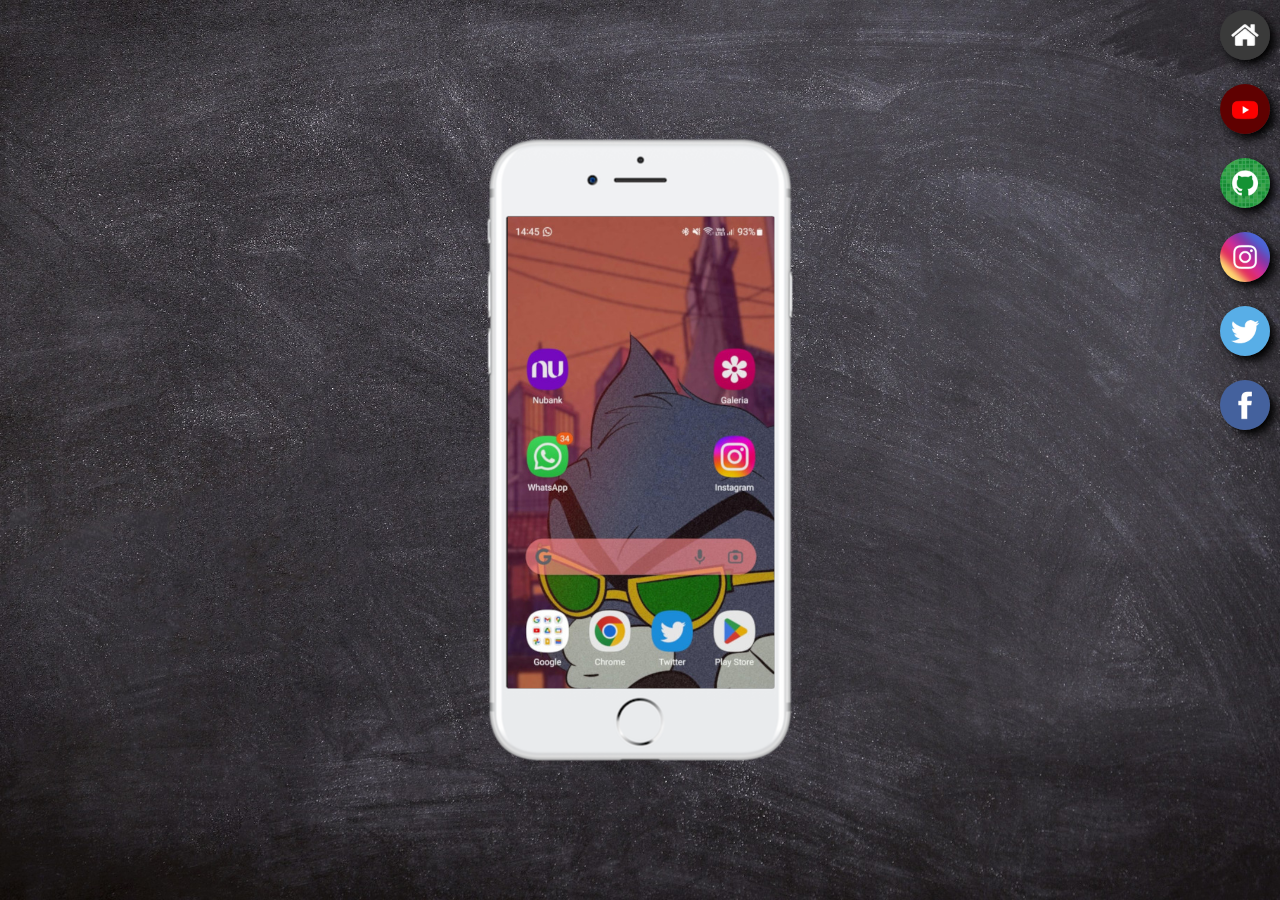
<file: index.html>
<!DOCTYPE html>
<html lang="pt-br">
<head>
    <meta charset="UTF-8">
    <meta http-equiv="X-UA-Compatible" content="IE=edge">
    <meta name="viewport" content="width=device-width, initial-scale=1.0">
    <link rel="shortcut icon" href="favicon.ico" type="image/x-icon">
    <link rel="stylesheet" href="estilos/style.css">
    <title>Projeto Redes Sociais</title>
</head>
<body>
    <main>
        <section id="telefone">
            <iframe src="home.html" name="tela" id="tela" frameborder="0">
                Seu navegador não é compatível com iframe
            </iframe>
        </section>
        <section id="redes-sociais">
            <a href="home.html" target="tela"><img src="imagens/logo-home.jpg" alt="Home"></a><br>
            <a href="youtube.html" target="tela"><img src="imagens/logo-youtube.jpg" alt="Youtube"></a><br>
            <a href="github.html" target="tela"><img src="imagens/logo-github.jpg" alt="GitHub"></a><br>
            <a href="instagram.html" target="tela"><img src="imagens/logo-instagram.jpg" alt="Instagram"></a><br>
            <a href="twitter.html" target="tela"><img src="imagens/logo-twitter.jpg" alt="Twitter"></a><br>
            <a href="facebook.html" target="tela"><img src="imagens/logo-facebook.jpg" alt="Facebook"></a>
        </section>
    </main>
</body>
</html>
</file>
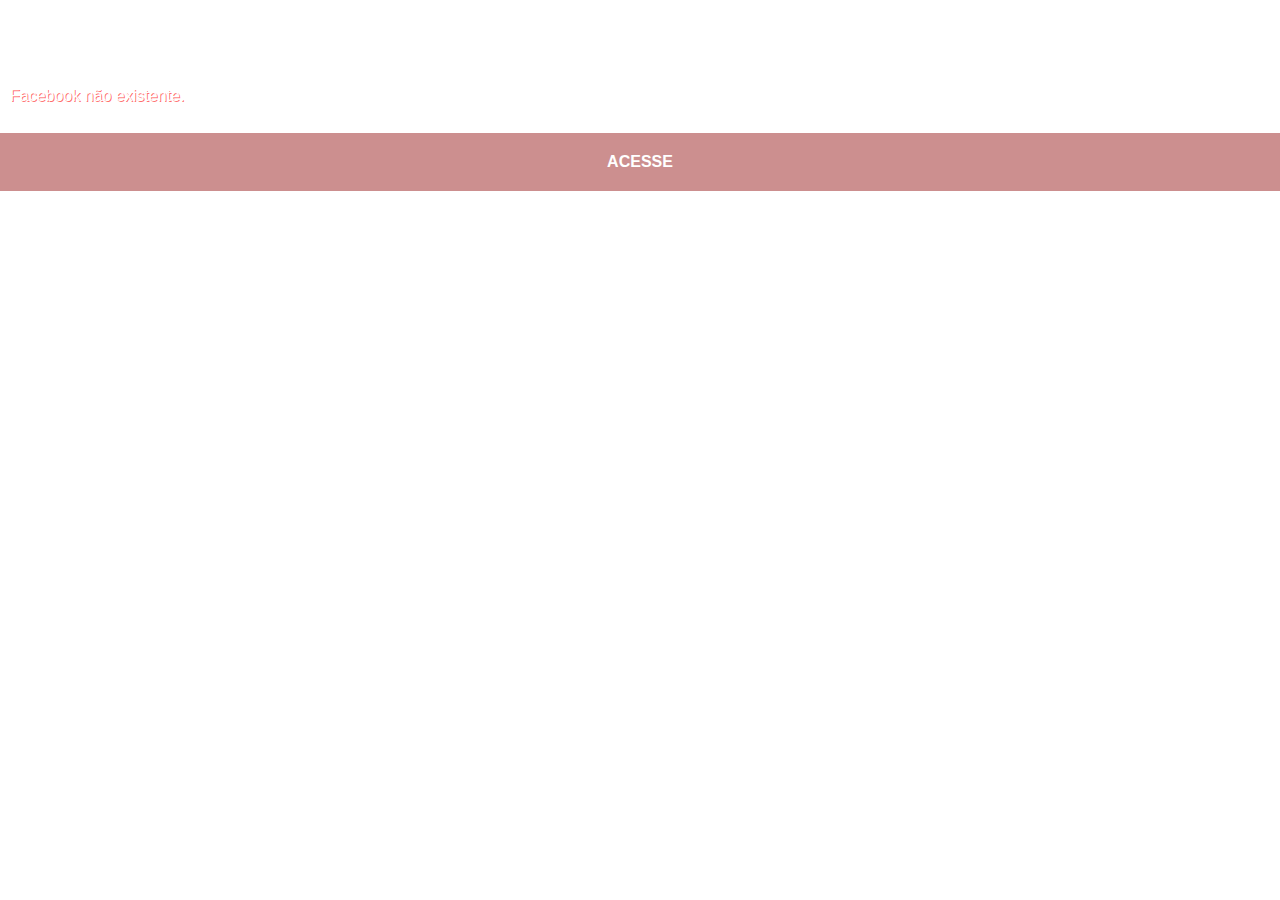
<file: facebook.html>
<!DOCTYPE html>
<html lang="pt-br">
<head>
    <meta charset="UTF-8">
    <meta http-equiv="X-UA-Compatible" content="IE=edge">
    <meta name="viewport" content="width=device-width, initial-scale=1.0">
    <link rel="stylesheet" href="estilos/social.css">
    <title>Facebook</title>
    <style>
        body h1{
            text-align: center;
            color: white;
            padding: 10px;
            margin: 10px;
            font-family: Arial, Helvetica, sans-serif;
        }

        body p{
            color: white;
            text-shadow: 1px 1px rgba(255, 0, 0, 0.575);
            font-family: Arial, Helvetica, sans-serif;
            padding: 10px;
        }
    </style>
</head>
<body>
    <!--<img src="imagens/tela-facebook.jpg" alt="facebook">-->
    <h1>Error404</h1>
    <p>Facebook não existente.</p>
    <br>
    <a href="#">ACESSE</a>
</body>
</html>
</file>
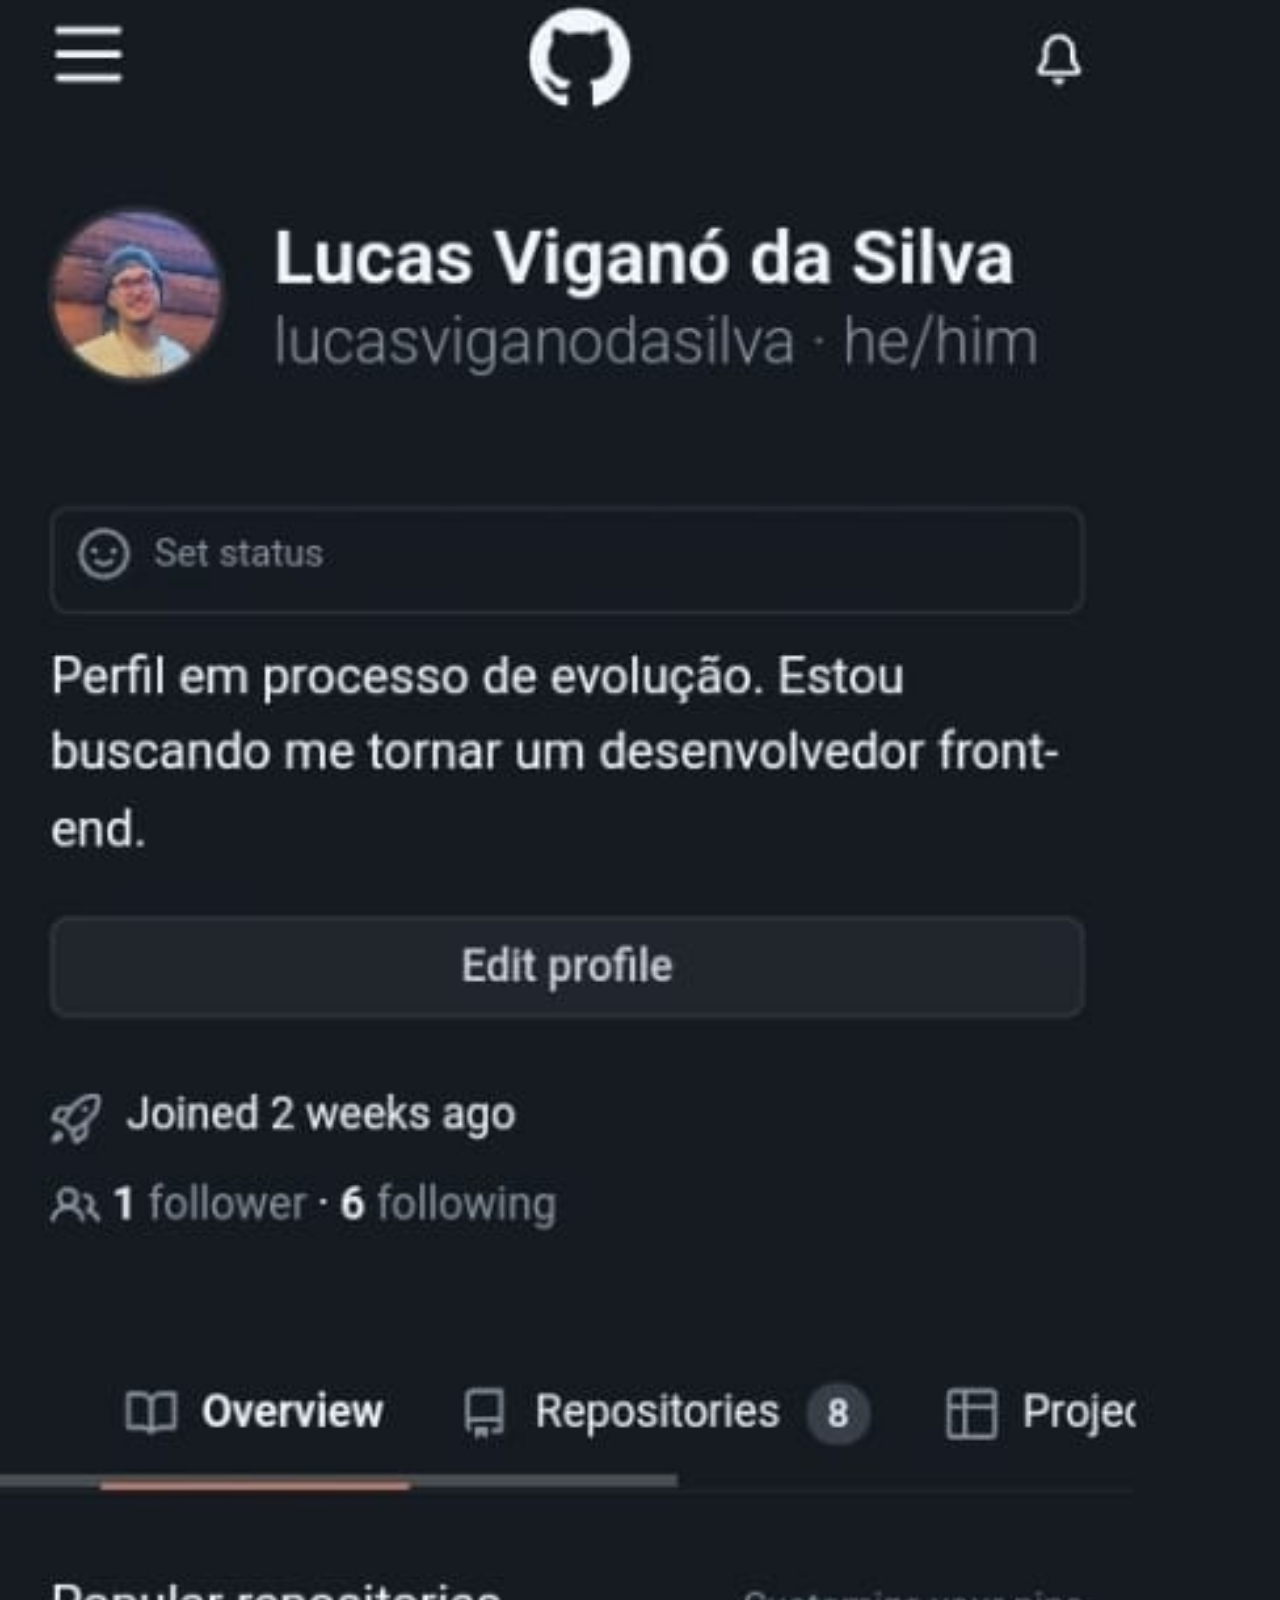
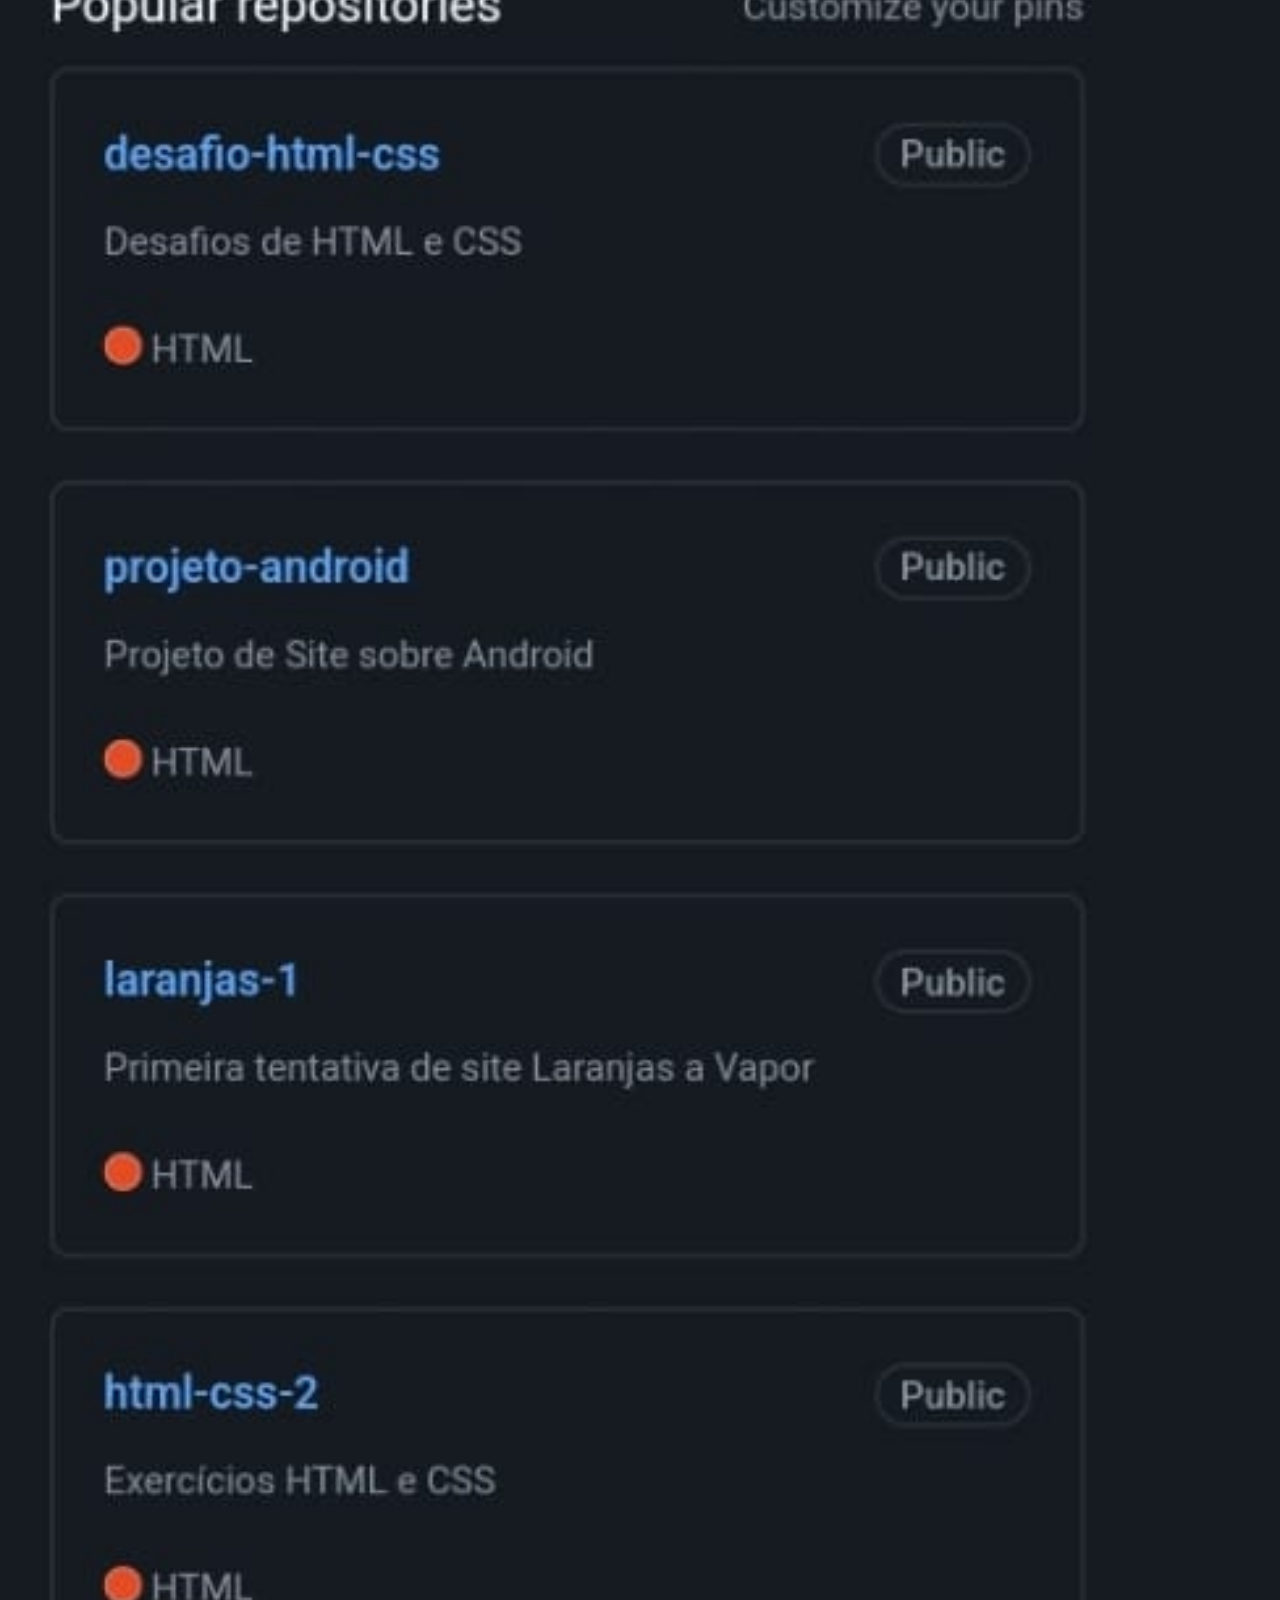
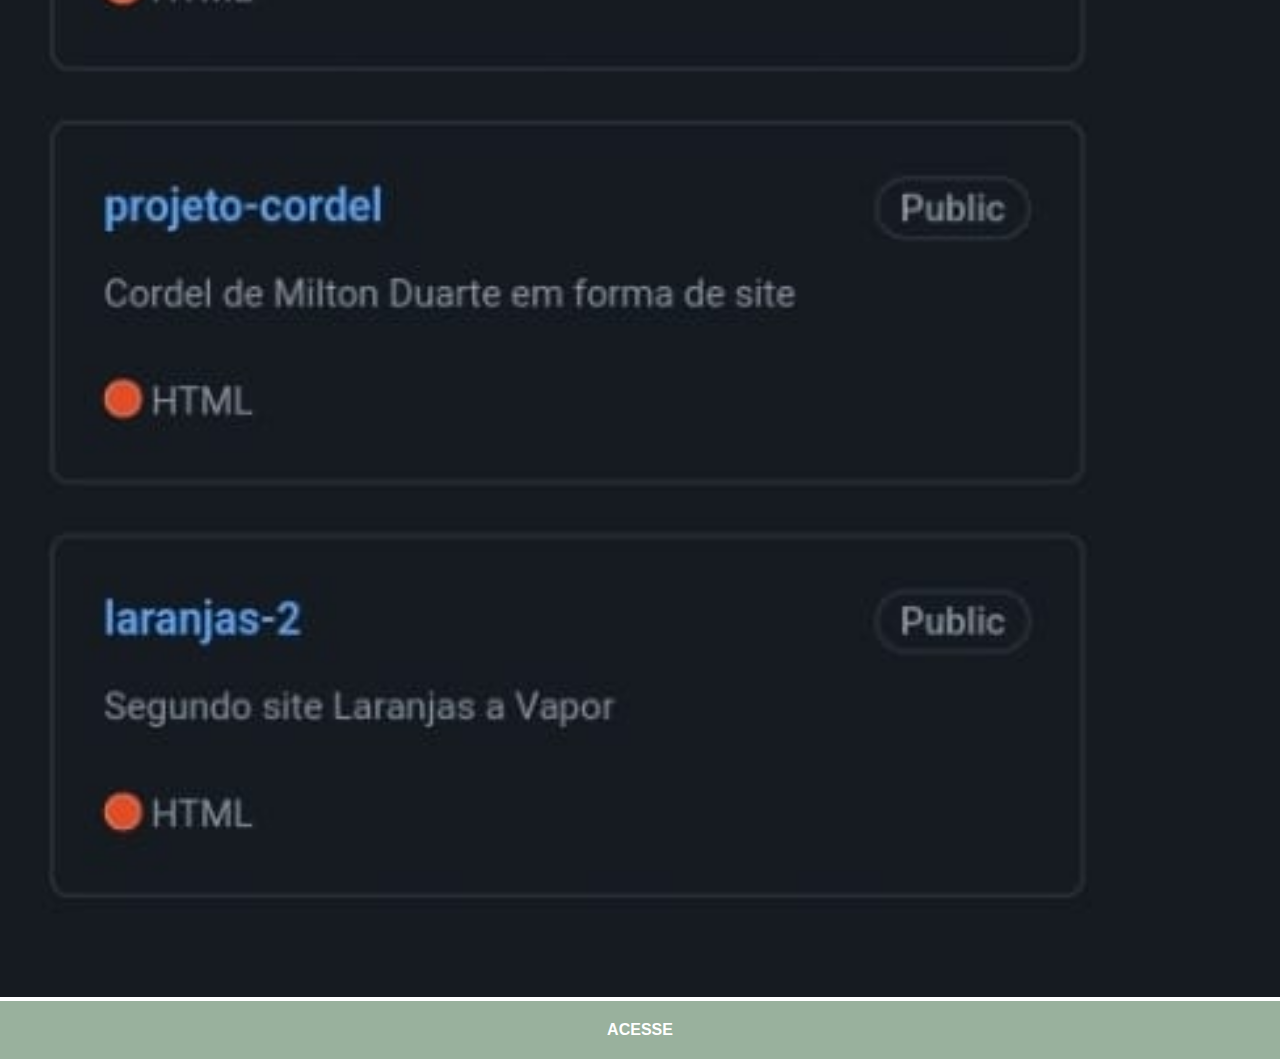
<file: github.html>
<!DOCTYPE html>
<html lang="pt-br">
<head>
    <meta charset="UTF-8">
    <meta http-equiv="X-UA-Compatible" content="IE=edge">
    <meta name="viewport" content="width=device-width, initial-scale=1.0">
    <link rel="stylesheet" href="estilos/social.css">
    <title>GitHub</title>
    <style>
       a{
    display: block;
    background-color: rgba(23, 78, 31, 0.438);
    color: white;
    padding: 20px;
    text-align: center;
    font-weight: bolder;
    text-decoration: none;
    font-size: 1em;
}

a:hover{
    background-color: green;
}
    </style>
</head>
<body>
    <img src="imagens/github-tela.jpeg" alt="GitHub">
    <a href="https://github.com/lucasviganodasilva" target="_blank">ACESSE</a>
</body>
</html>
</file>
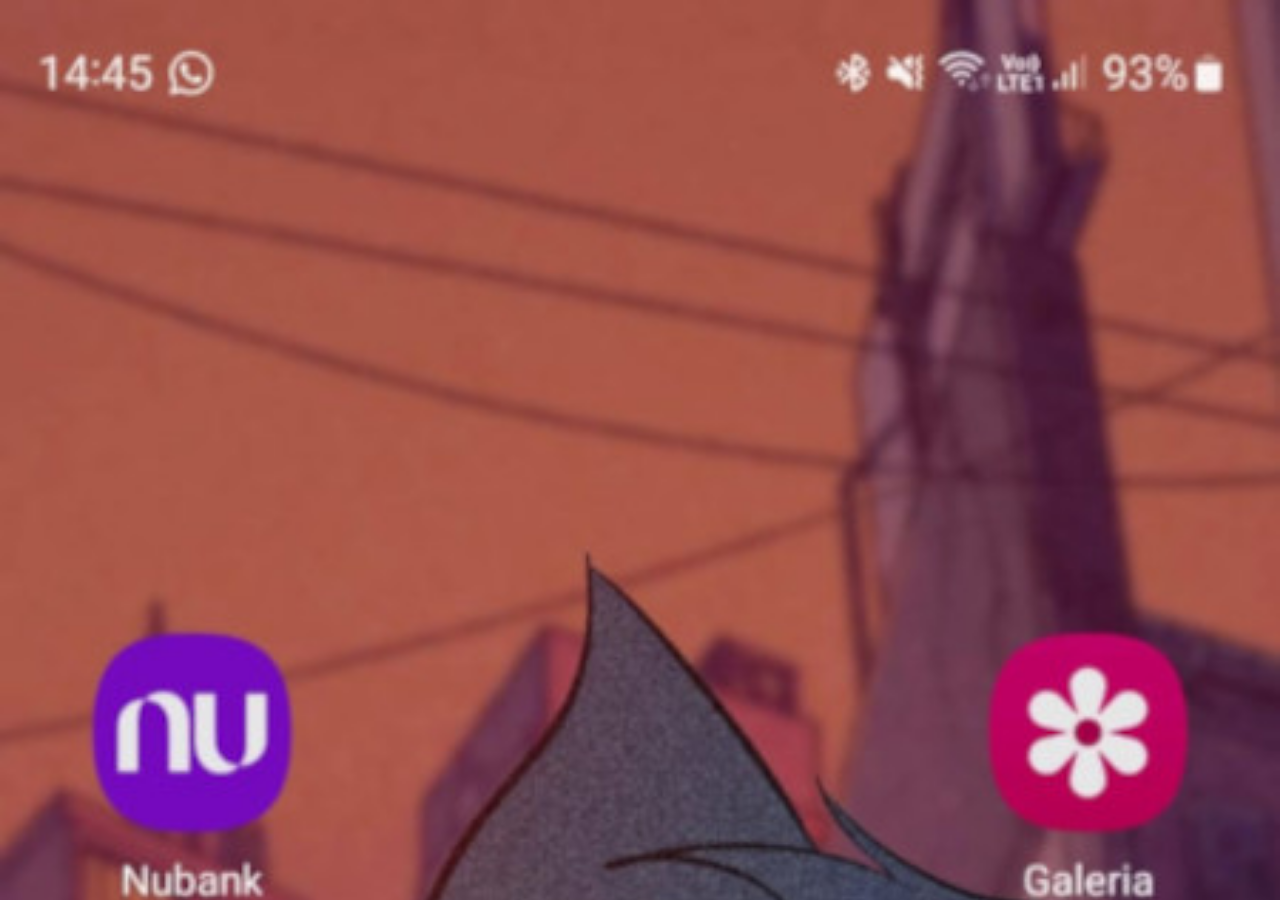
<file: home.html>
<!DOCTYPE html>
<html lang="pt-br">
<head>
    <meta charset="UTF-8">
    <meta http-equiv="X-UA-Compatible" content="IE=edge">
    <meta name="viewport" content="width=device-width, initial-scale=1.0">
    <title>Home</title>
</head>
<style>
    *{
        margin: 0px;
        padding: 0px;
    }

    body{
        width: 100vw;
        height: 100vh;
        background: url(imagens/tela1.jpeg) no-repeat top center;
        background-size: cover;
    }
</style>
<body>
    
</body>
</html>
</file>
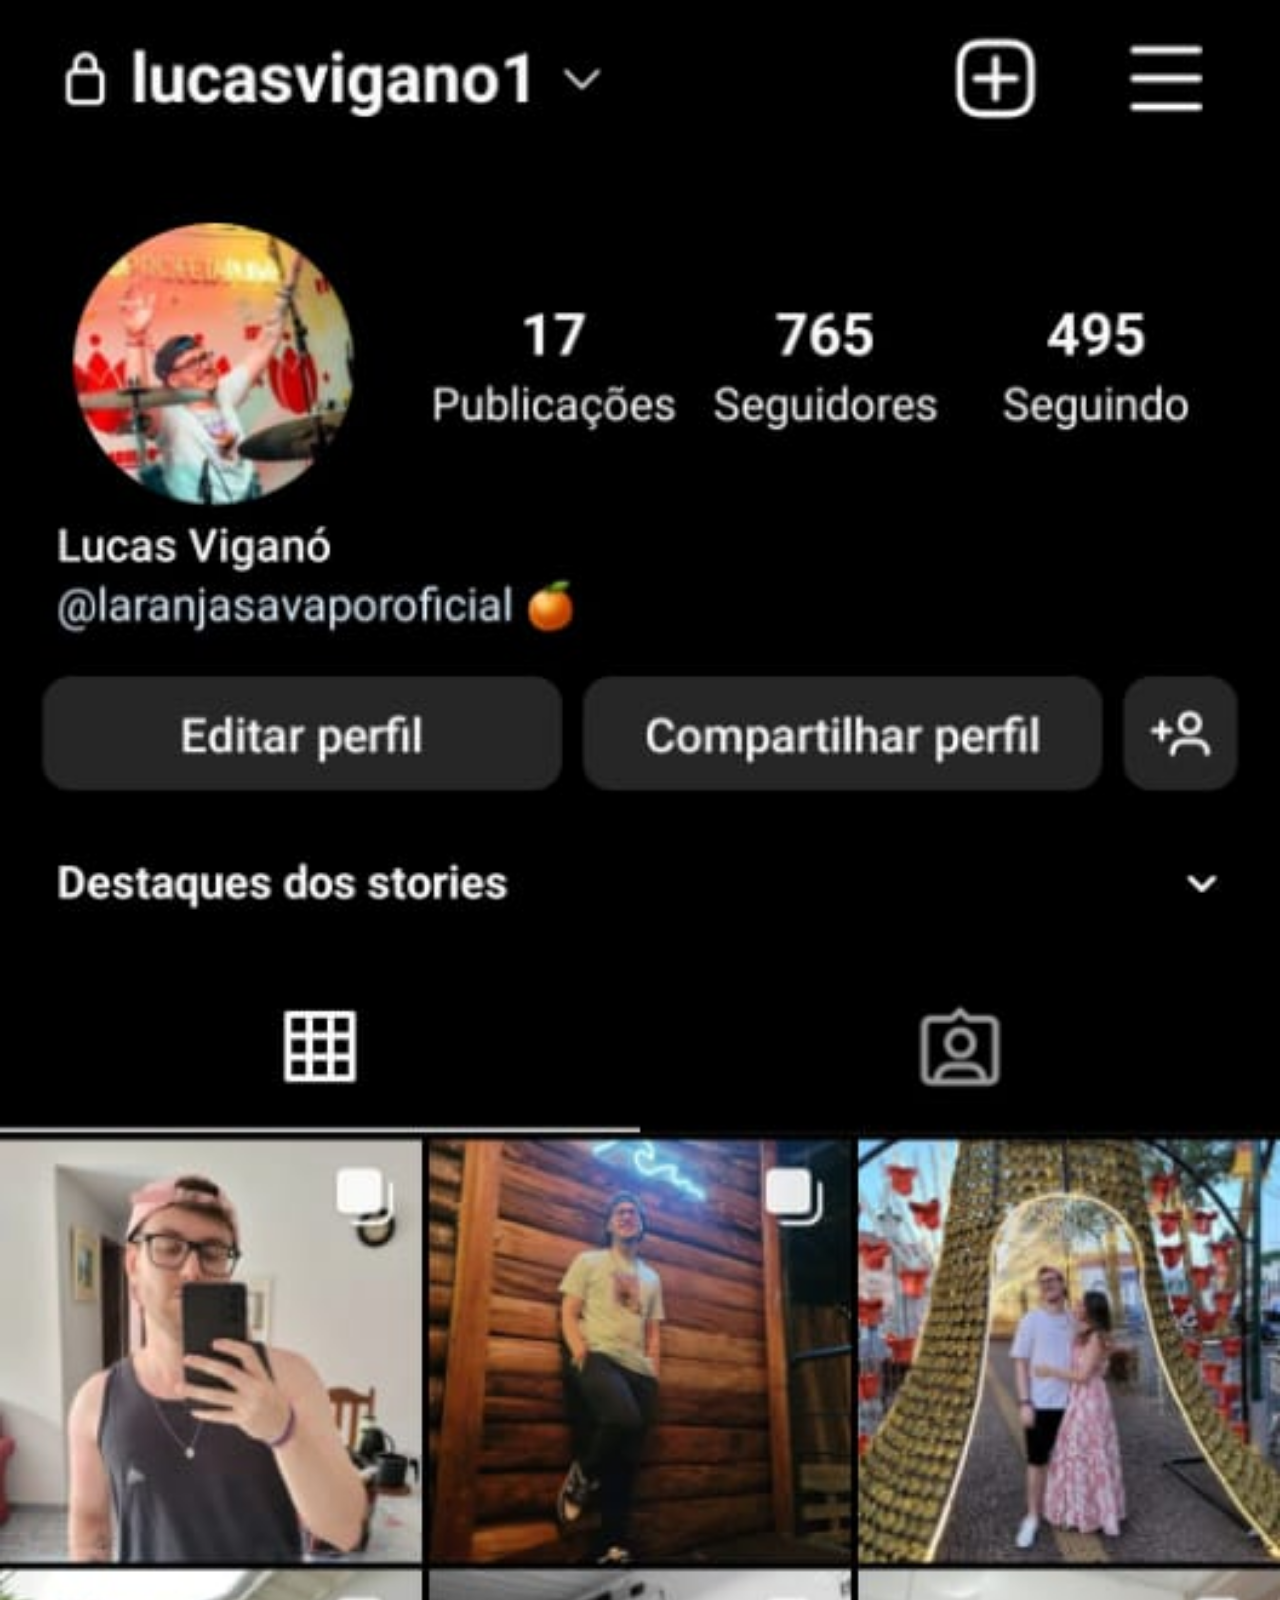
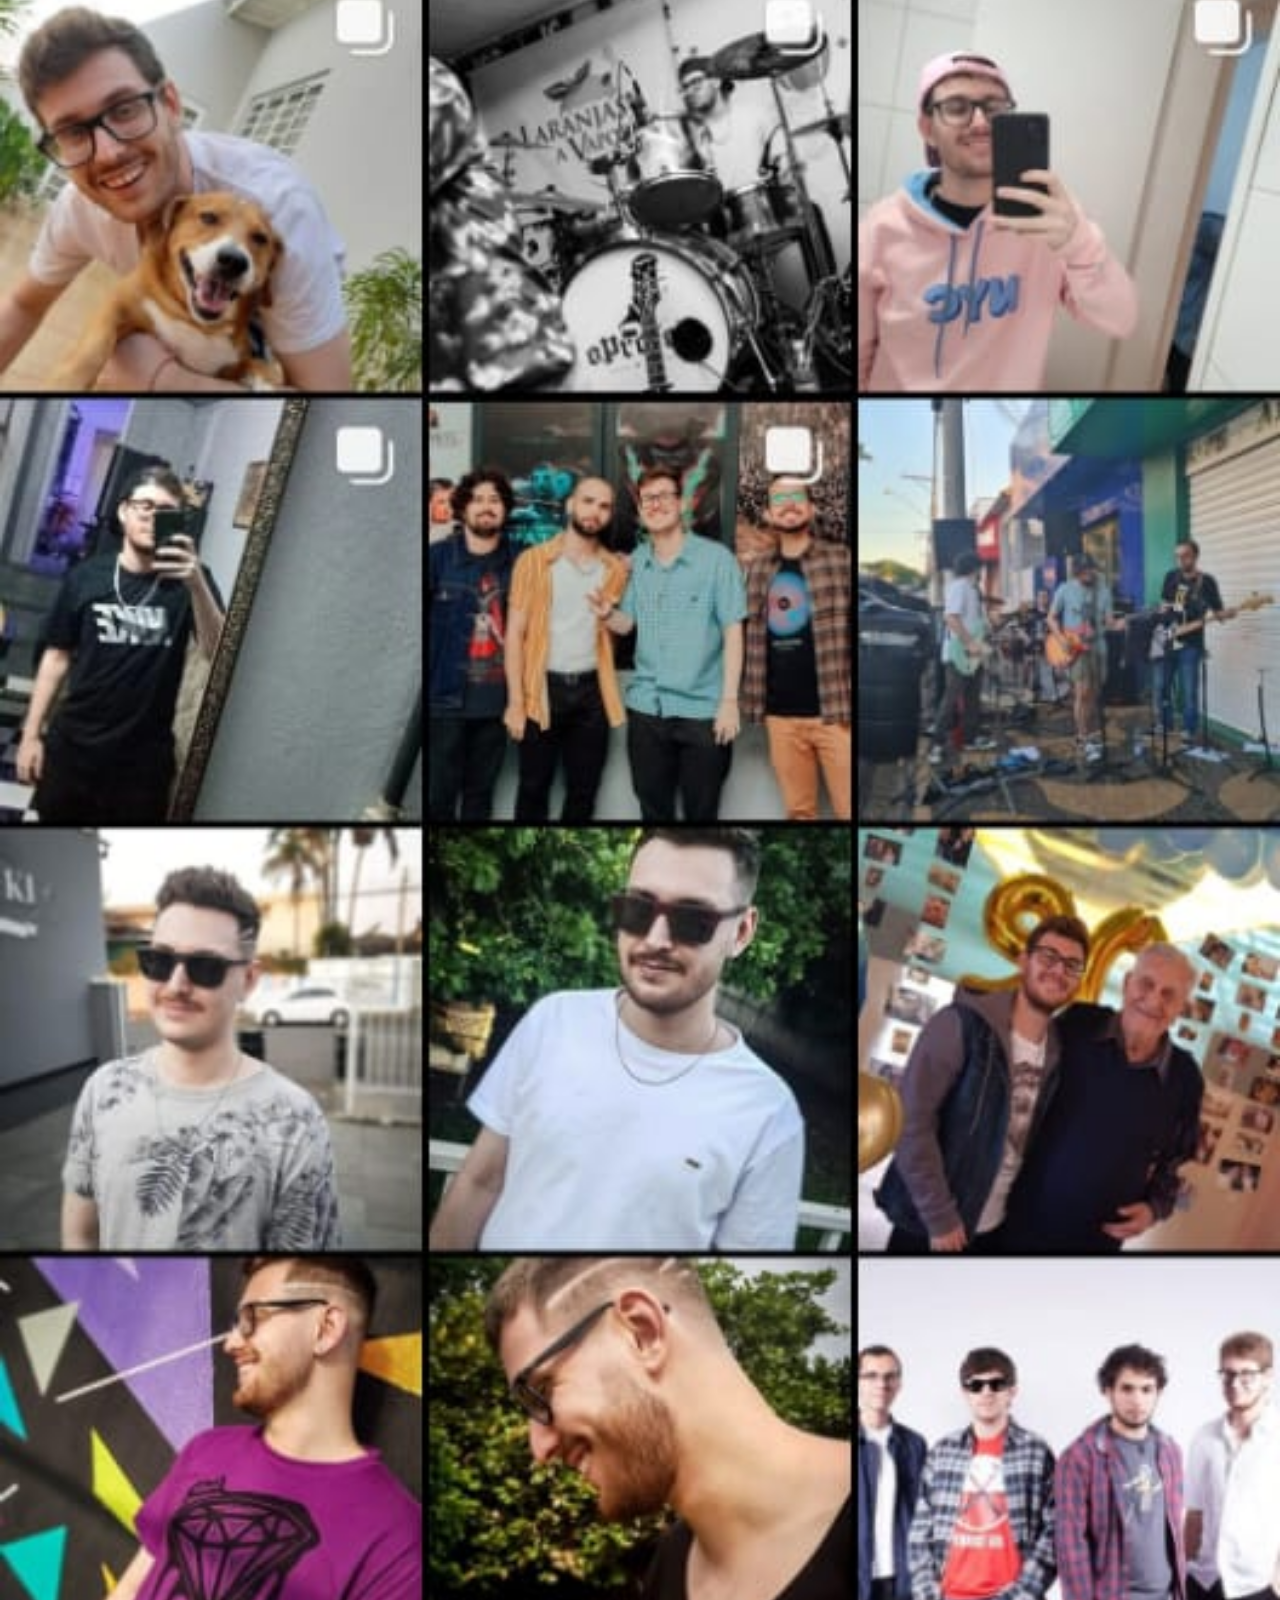
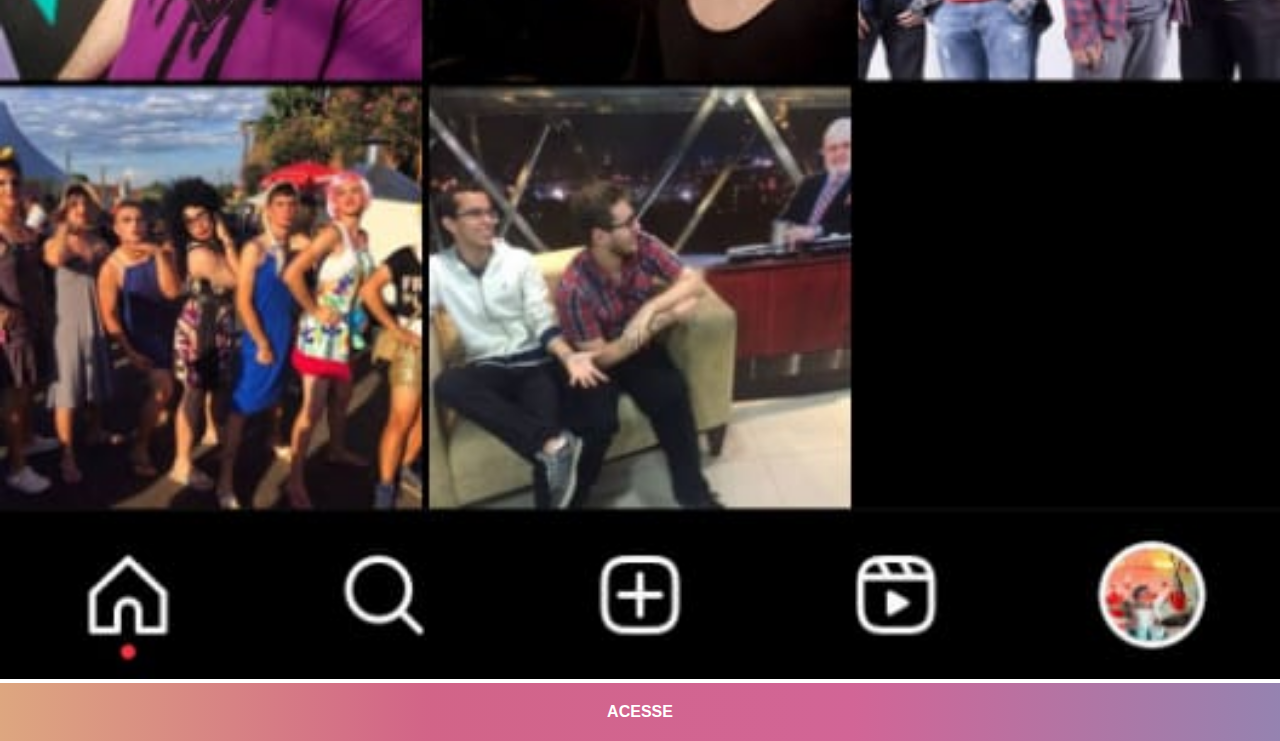
<file: instagram.html>
<!DOCTYPE html>
<html lang="pt-br">
<head>
    <meta charset="UTF-8">
    <meta http-equiv="X-UA-Compatible" content="IE=edge">
    <meta name="viewport" content="width=device-width, initial-scale=1.0">
    <link rel="stylesheet" href="estilos/social.css">
    <title>Instagram</title>
    <style>
        a{
    display: block;
    background-image: linear-gradient(to right, #f2c36d73, #d9307f73, #d9329f73, #5274d973);
    color: white;
    padding: 20px;
    text-align: center;
    font-weight: bolder;
    text-decoration: none;
    font-size: 1em;
}

a:hover{
    background-image: linear-gradient(to right, #F2C46D, #d9307f, #D9329E, #5274D9);
}
    </style>
</head>
<body>
    <img src="imagens/instagram-tela.jpeg" alt="Instagram">
    <a href="https://www.instagram.com/lucasvigano1/" target="_blank">ACESSE</a>
</body>
</html>
</file>
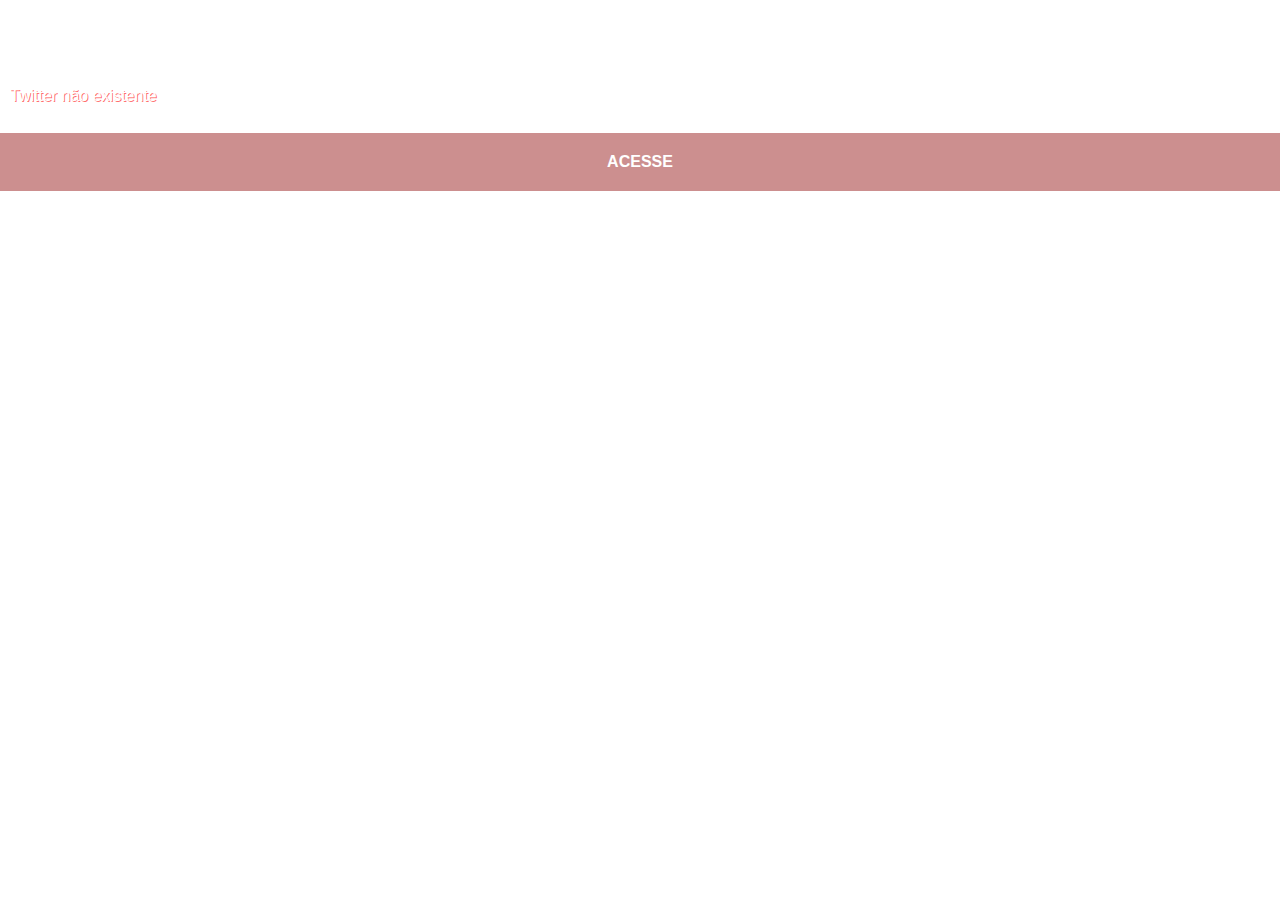
<file: twitter.html>
<!DOCTYPE html>
<html lang="pt-br">
<head>
    <meta charset="UTF-8">
    <meta http-equiv="X-UA-Compatible" content="IE=edge">
    <meta name="viewport" content="width=device-width, initial-scale=1.0">
    <link rel="stylesheet" href="estilos/social.css">
    <title>Twitter</title>
    <style>
        body h1{
            text-align: center;
            color: white;
            padding: 10px;
            margin: 10px;
            font-family: Arial, Helvetica, sans-serif;
        }

        body p{
            color: white;
            text-shadow: 1px 1px rgba(255, 0, 0, 0.575);
            font-family: Arial, Helvetica, sans-serif;
            padding: 10px;
        }
    </style>
</head>
<body>
    <!--<img src="imagens/tela-twitter.jpg" alt="twitter">-->
    <h1>Error404</h1>
    <p>Twitter não existente</p>
    <br>
    <a href="#">ACESSE</a>
</body>
</html>
</file>
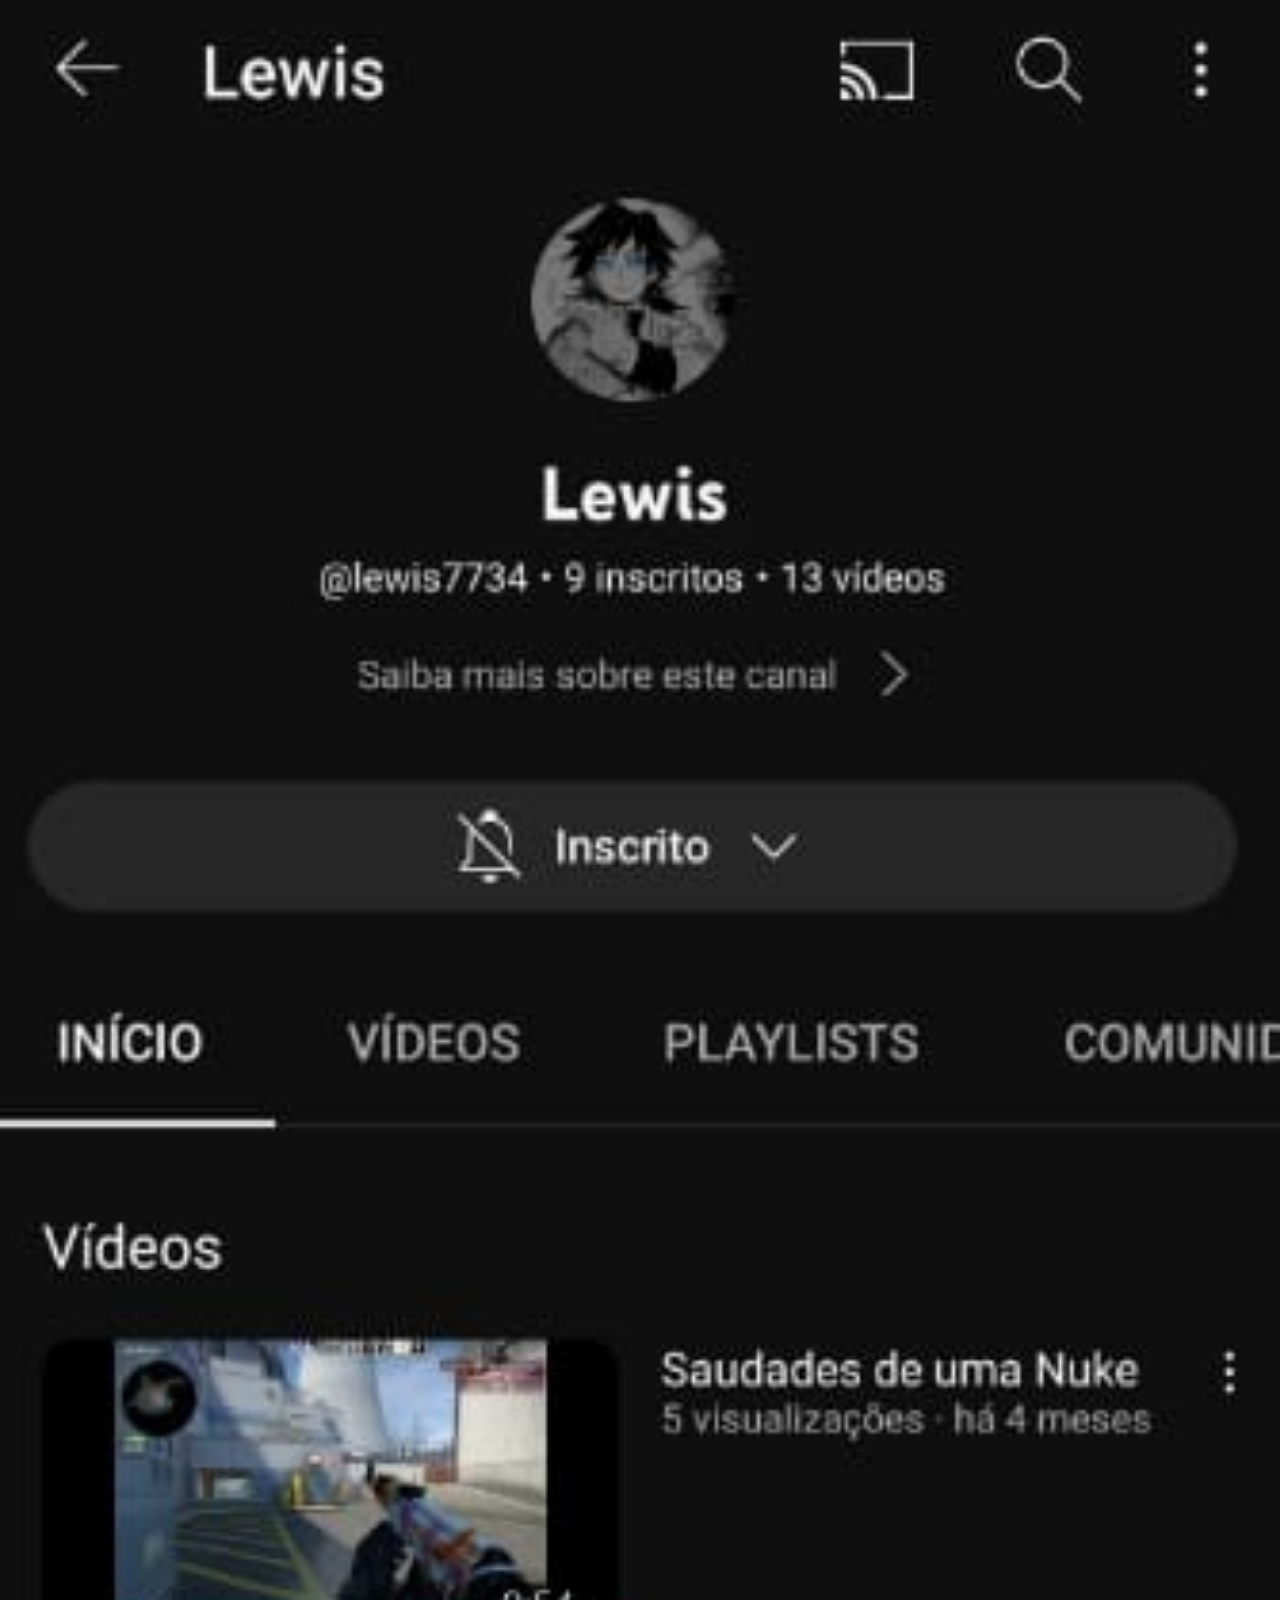
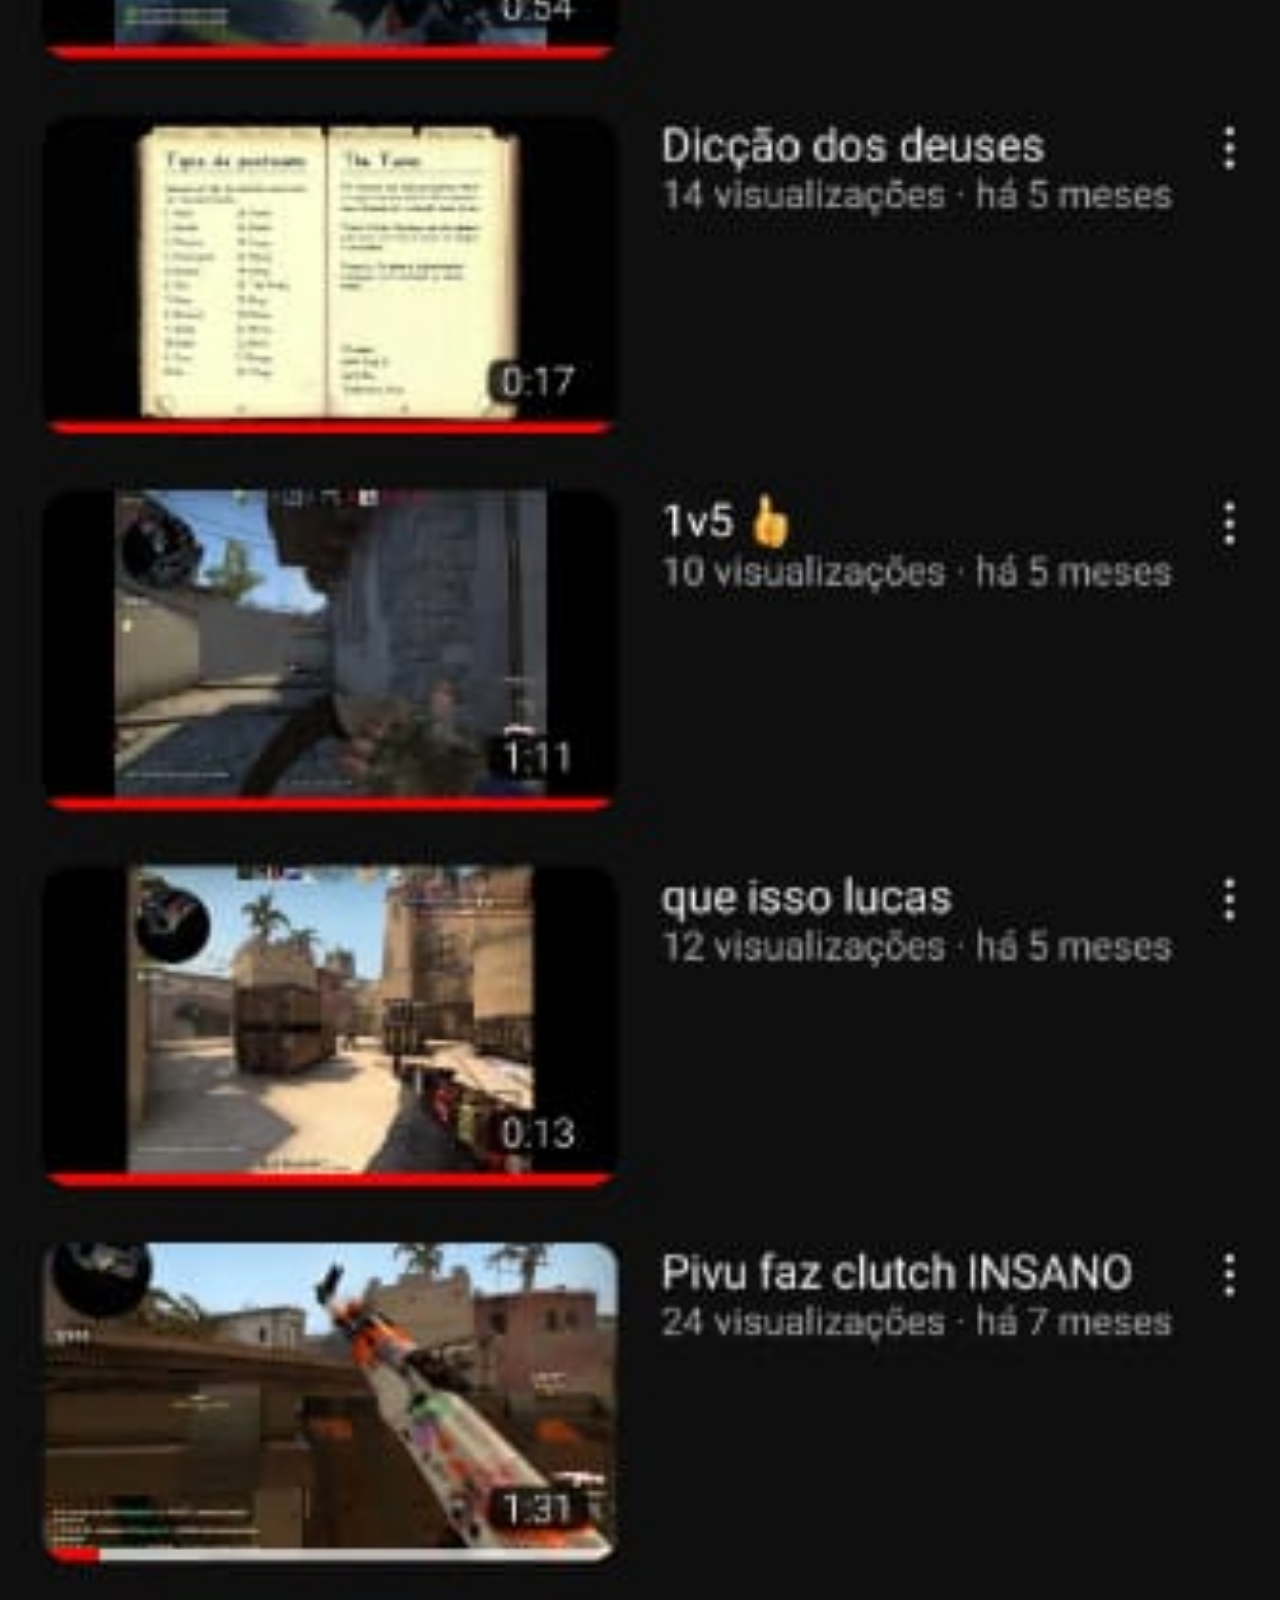
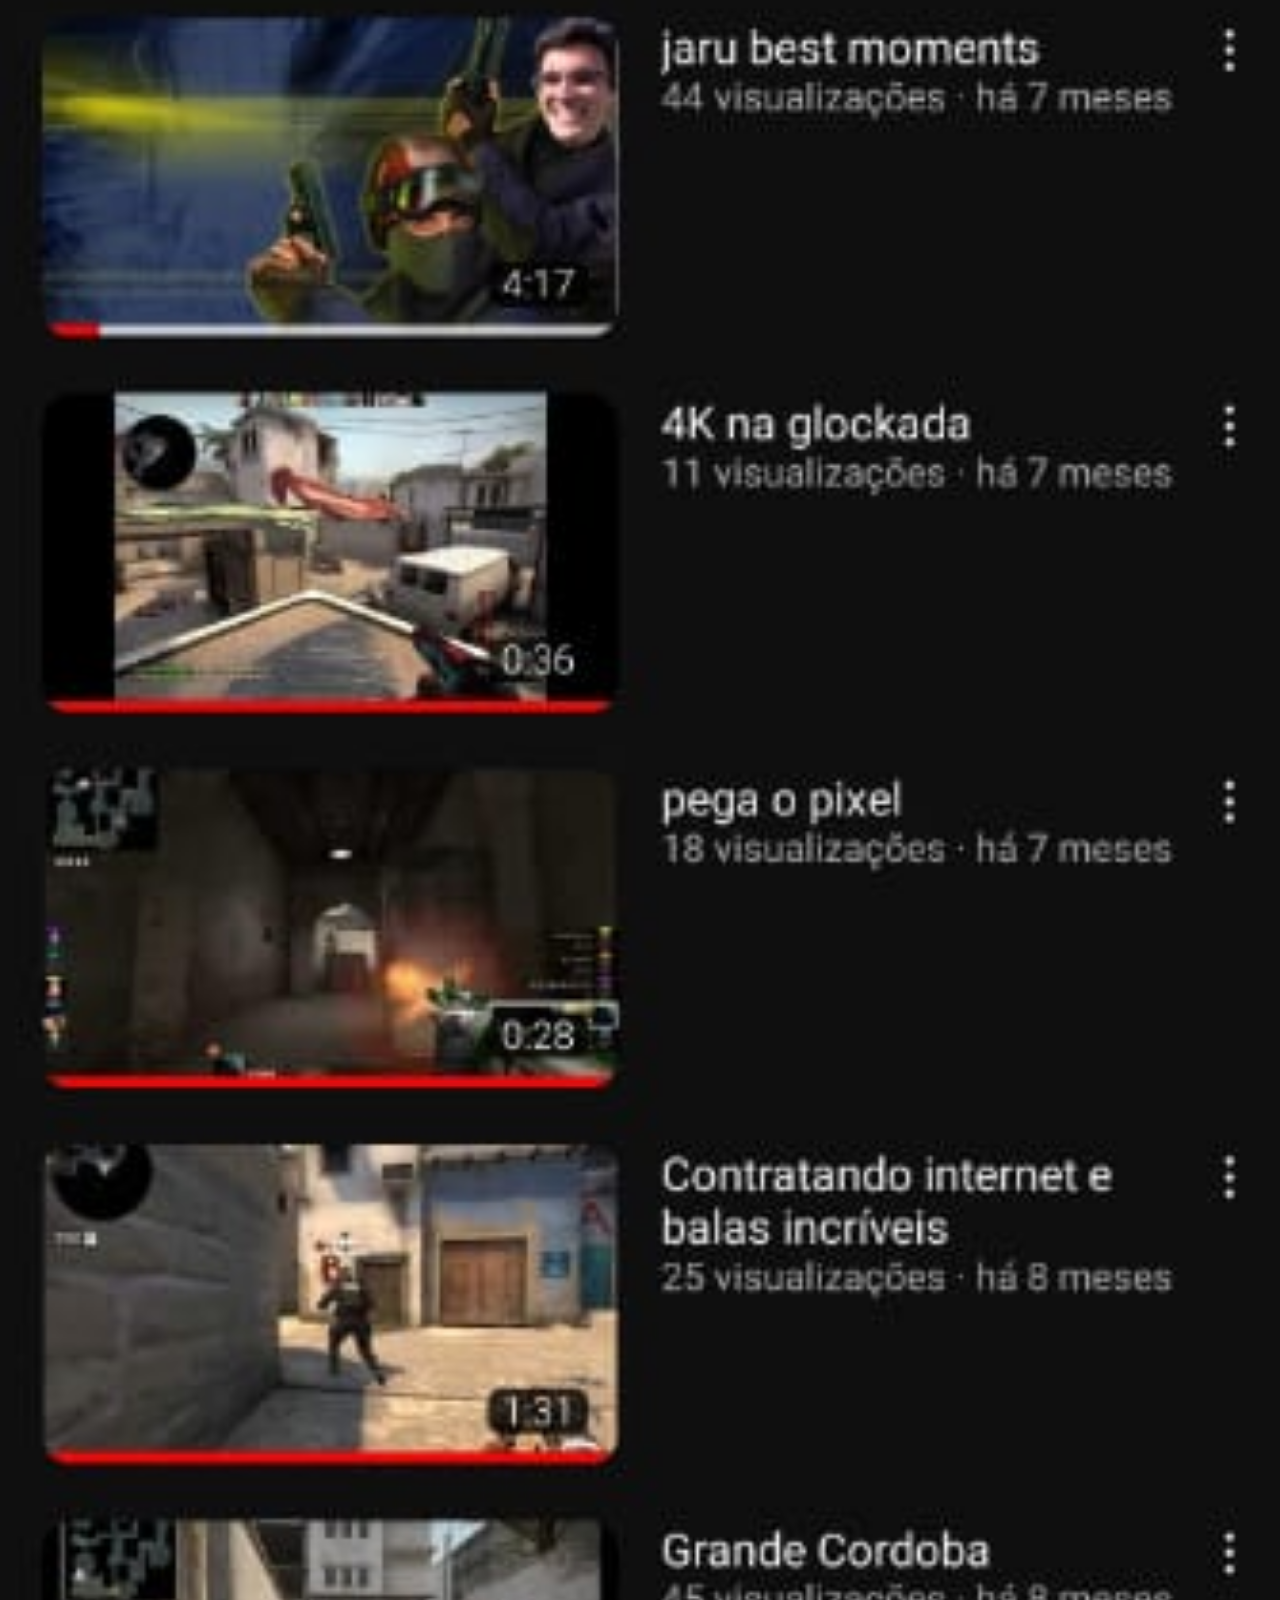
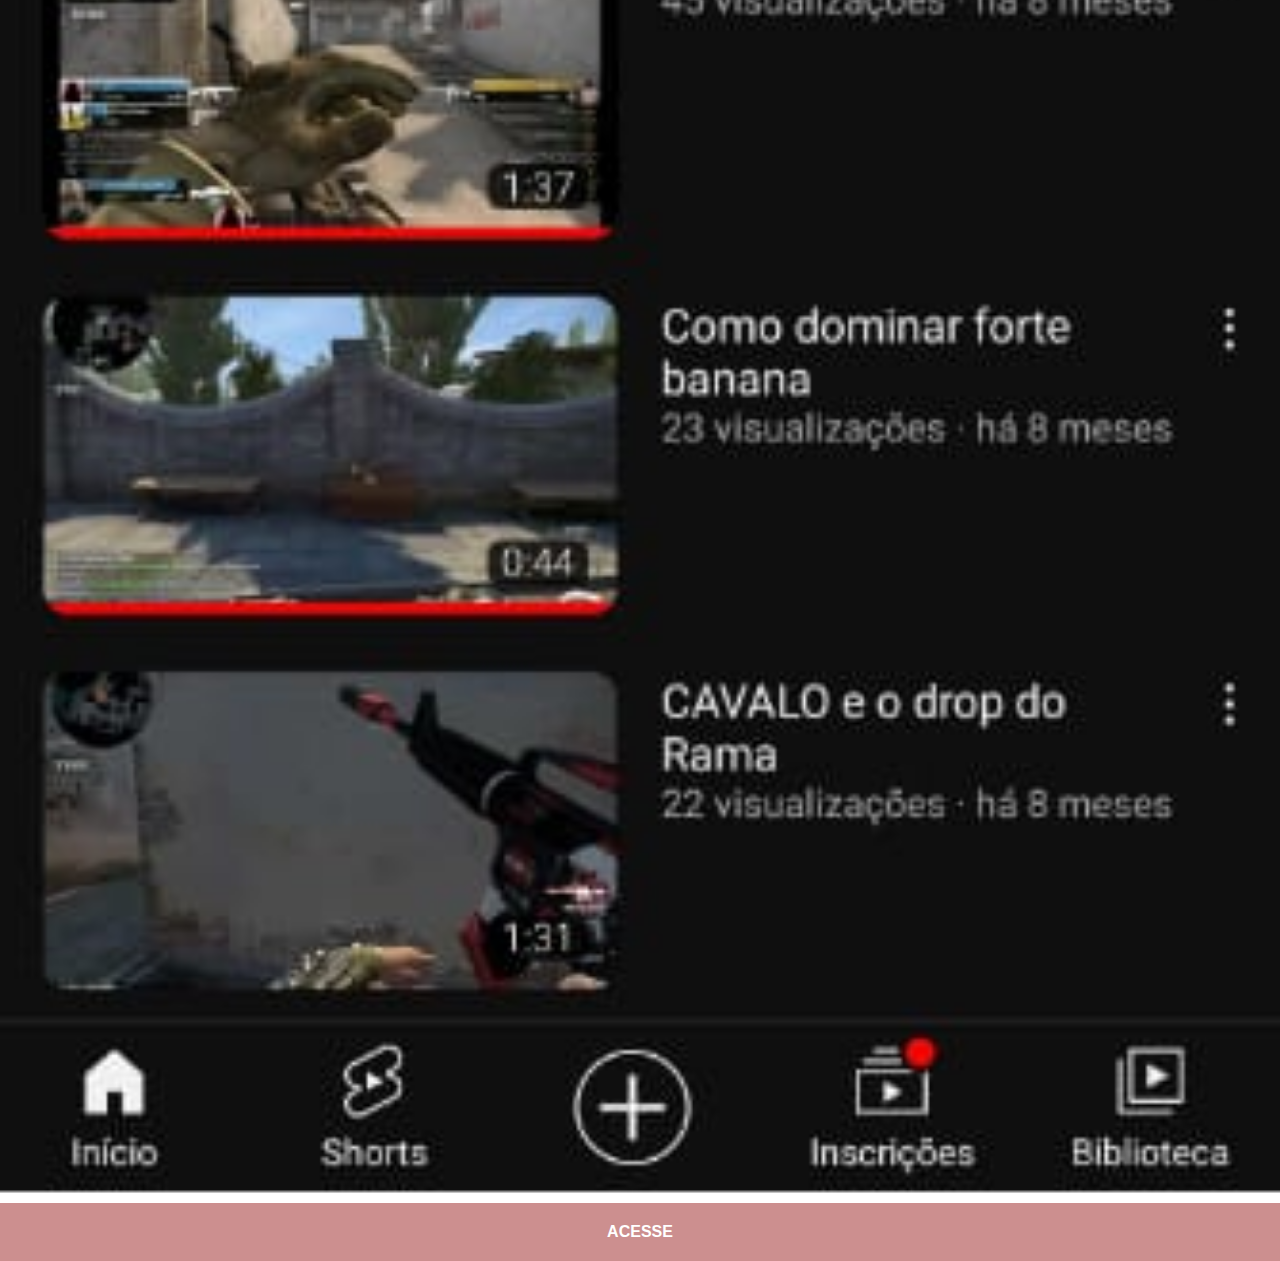
<file: youtube.html>
<!DOCTYPE html>
<html lang="pt-br">
<head>
    <meta charset="UTF-8">
    <meta http-equiv="X-UA-Compatible" content="IE=edge">
    <meta name="viewport" content="width=device-width, initial-scale=1.0">
    <link rel="stylesheet" href="estilos/social.css">
    <title>Youtube</title>
</head>
<body>
    <img src="imagens/youtube-tela.png" alt="youtube">
    <a href="https://www.youtube.com/channel/UCjlcrjlHtsIeWuPE-9N6yiQ" target="_blank">ACESSE</a>
</body>
</html>
</file>
<file: estilos/style.css>
@charset "UTF-8";

*{
    margin: 0px;
    padding: 0px;
    font-family: Arial, Helvetica, sans-serif;
}

html, body{
    height: 100vh;
    width: 100vw;
    background-image: url(../imagens/bg-black.jpg);
    background-repeat: no-repeat;
    background-position: top center;
    background-size: cover;
    background-attachment: fixed;
}

main{
    position: relative;
    height: 100vh;
}

section#telefone{
    position: absolute;
    left: 50%;
    top: 50%;
    transform: translate(-50%, -50%);

    height: 627px;
    width: 311px;
    background-image: url('../imagens/frame-iphone.png');
    background-repeat: no-repeat;
}

iframe#tela{
    position: relative;
    top: 80px;
    left: 23px;
    width: 267px;
    height: 472px;
}

section#redes-sociais{
    text-align: right;
}

section#redes-sociais img{
    width: 50px;
    height: 50px;
    margin: 10px;
    border-radius: 100%;
    box-shadow: 5px 5px 10px black;
    box-sizing: border-box;
}

section#redes-sociais img:hover{
    border: 1px solid black;
    transform: translate(-7px, 0px);
    box-shadow: 10px 10px 15px rgb(0, 0, 0);
    transition: transform 0.3s;
}
</file>
<file: estilos/social.css>
@charset "UTF-8";

*{
    margin: 0px;
    padding: 0px;
    font-family: Arial, Helvetica, sans-serif;
}

::-webkit-scrollbar{
    width: 0px;
    height: 0px;
}

img{
    width: 100vw;
}

a{
    display: block;
    background-color: rgba(139, 0, 0, 0.438);
    color: white;
    padding: 20px;
    text-align: center;
    font-weight: bolder;
    text-decoration: none;
    font-size: 1em;
}

a:hover{
    background-color: red;
}
</file>
